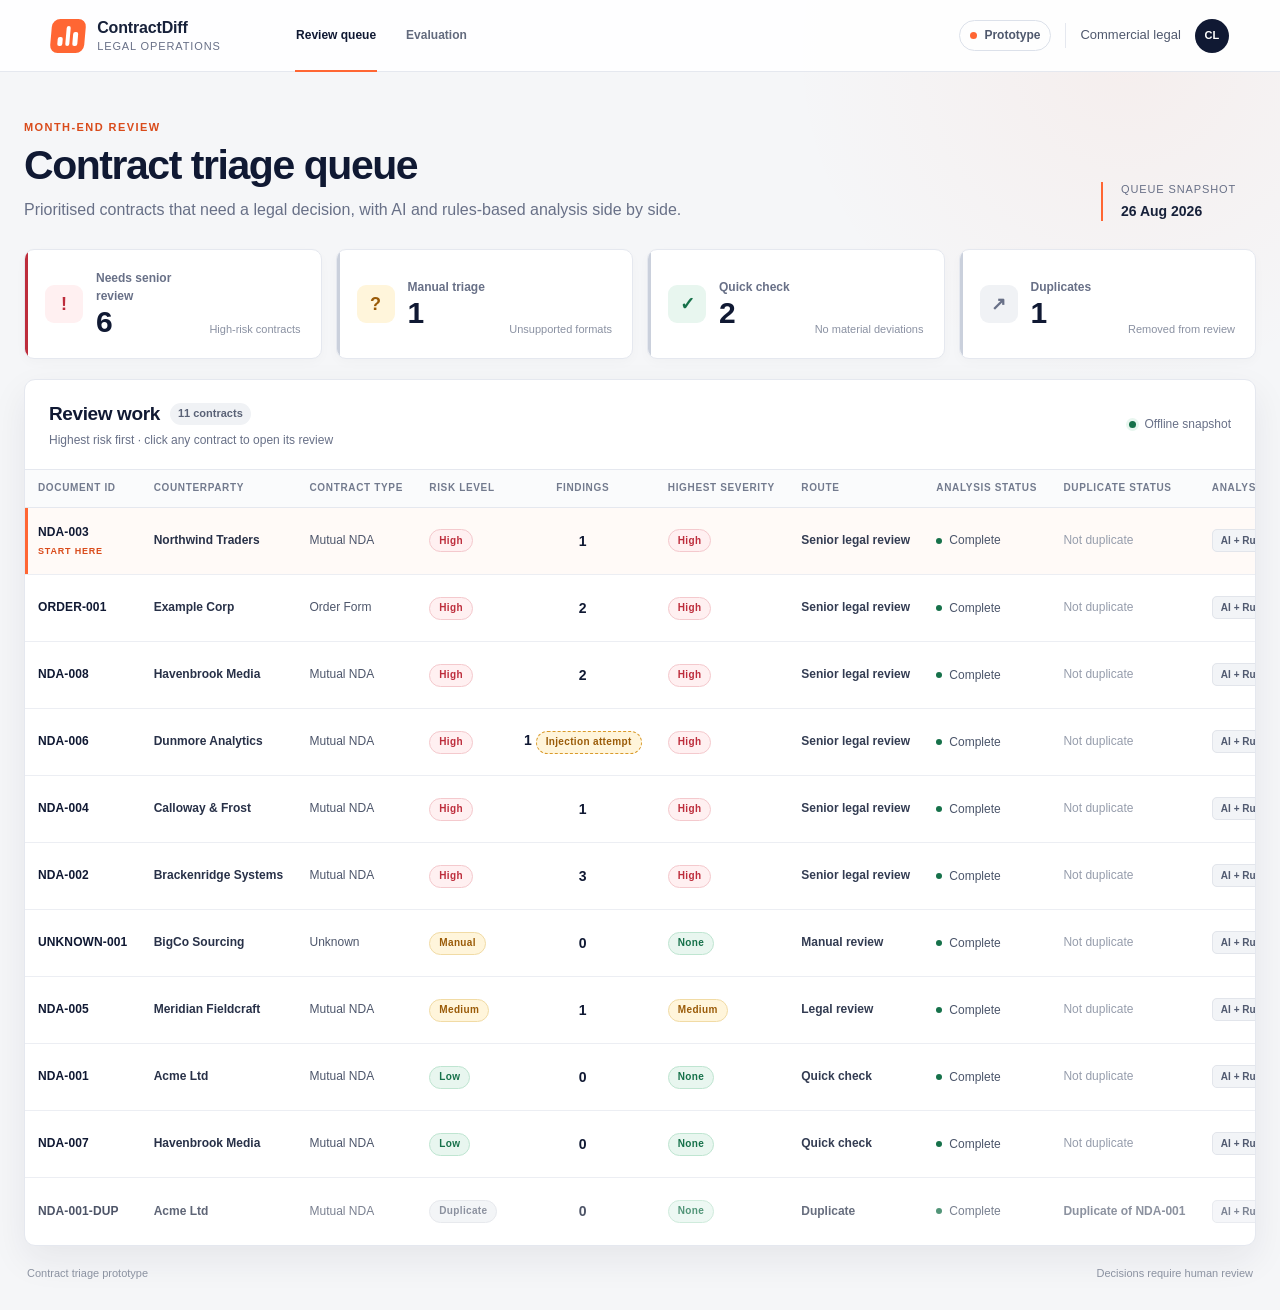
<file: prototype/index.html>
<!doctype html>
<html lang="en">
  <head>
    <meta charset="utf-8">
    <meta name="viewport" content="width=device-width, initial-scale=1">
    <meta name="color-scheme" content="light">
    <title>Contract review queue · ContractDiff Demo</title>
    <link rel="stylesheet" href="styles.css">
  </head>
  <body>
    <a class="skip-link" href="#main-content">Skip to content</a>

    <header class="site-header">
      <a class="brand" href="index.html" aria-label="ContractDiff Demo queue">
        <span class="brand-mark" aria-hidden="true">
          <span></span><span></span><span></span>
        </span>
        <span class="brand-copy">
          <strong>ContractDiff</strong>
          <small>Legal operations</small>
        </span>
      </a>
      <nav class="primary-nav" aria-label="Prototype views">
        <a href="index.html" data-app-nav="queue">Review queue</a>
        <a href="index.html?view=evaluation" data-app-nav="evaluation">Evaluation</a>
      </nav>
      <div class="header-context">
        <span class="environment-pill"><span aria-hidden="true"></span> Prototype</span>
        <span class="header-divider" aria-hidden="true"></span>
        <span class="team-name">Commercial legal</span>
        <span class="avatar" aria-hidden="true">CL</span>
      </div>
    </header>

    <main id="main-content">
      <section id="queue-view" class="page-shell" aria-labelledby="queue-title">
        <div class="page-heading">
          <div>
            <p class="eyebrow">Month-end review</p>
            <h1 id="queue-title">Contract triage queue</h1>
            <p class="lede">Prioritised contracts that need a legal decision, with AI and rules-based analysis side by side.</p>
          </div>
          <div class="as-of">
            <span>Queue snapshot</span>
            <strong>26 Aug 2026</strong>
          </div>
        </div>

        <section class="summary-grid" aria-label="Queue summary">
          <article class="summary-card summary-card--attention">
            <div class="summary-icon" aria-hidden="true">!</div>
            <div>
              <span>Needs senior review</span>
              <strong id="senior-count">—</strong>
            </div>
            <p>High-risk contracts</p>
          </article>
          <article class="summary-card">
            <div class="summary-icon summary-icon--manual" aria-hidden="true">?</div>
            <div>
              <span>Manual triage</span>
              <strong id="manual-count">—</strong>
            </div>
            <p>Unsupported formats</p>
          </article>
          <article class="summary-card">
            <div class="summary-icon summary-icon--clear" aria-hidden="true">✓</div>
            <div>
              <span>Quick check</span>
              <strong id="quick-count">—</strong>
            </div>
            <p>No material deviations</p>
          </article>
          <article class="summary-card">
            <div class="summary-icon summary-icon--duplicate" aria-hidden="true">↗</div>
            <div>
              <span>Duplicates</span>
              <strong id="duplicate-count">—</strong>
            </div>
            <p>Removed from review</p>
          </article>
        </section>

        <section class="queue-panel" aria-labelledby="work-title">
          <div class="queue-toolbar">
            <div>
              <div class="title-line">
                <h2 id="work-title">Review work</h2>
                <span id="queue-count" class="count-pill">— contracts</span>
              </div>
              <p>Highest risk first · click any contract to open its review</p>
            </div>
            <div class="source-note">
              <span class="source-dot" aria-hidden="true"></span>
              Offline snapshot
            </div>
          </div>

          <div id="queue-error" class="error-banner" role="alert" hidden></div>

          <div class="table-wrap">
            <table>
              <caption class="sr-only">Contract triage queue sorted with high-risk contracts first</caption>
              <thead>
                <tr>
                  <th scope="col">Document ID</th>
                  <th scope="col">Counterparty</th>
                  <th scope="col">Contract type</th>
                  <th scope="col">Risk level</th>
                  <th scope="col" class="numeric">Findings</th>
                  <th scope="col">Highest severity</th>
                  <th scope="col">Route</th>
                  <th scope="col">Analysis status</th>
                  <th scope="col">Duplicate status</th>
                  <th scope="col">Analysis path</th>
                  <th scope="col"><span class="sr-only">Open review</span></th>
                </tr>
              </thead>
              <tbody id="queue-body"></tbody>
            </table>
          </div>
        </section>

        <footer class="page-footer">
          <span>Contract triage prototype</span>
          <span>Decisions require human review</span>
        </footer>
      </section>

      <section id="review-view" class="review-shell" aria-labelledby="review-title" hidden>
        <div class="review-nav">
          <a class="back-link" href="index.html"><span aria-hidden="true">←</span> Back to triage queue</a>
          <span><span class="source-dot" aria-hidden="true"></span> Offline decision workspace</span>
        </div>
        <div id="review-content" data-review-screen></div>
      </section>

      <section id="evaluation-view" class="evaluation-shell" aria-labelledby="evaluation-title" hidden>
        <div id="evaluation-content" data-evaluation-screen></div>
      </section>
    </main>

    <noscript>This prototype needs JavaScript enabled to display the frozen contract data.</noscript>
    <script src="data/contracts.js"></script>
    <script src="data/templates.js"></script>
    <script src="data/playbook.js"></script>
    <script src="data/routing.js"></script>
    <script src="data/evaluation.js"></script>
    <script src="app.js"></script>
  </body>
</html>
</file>
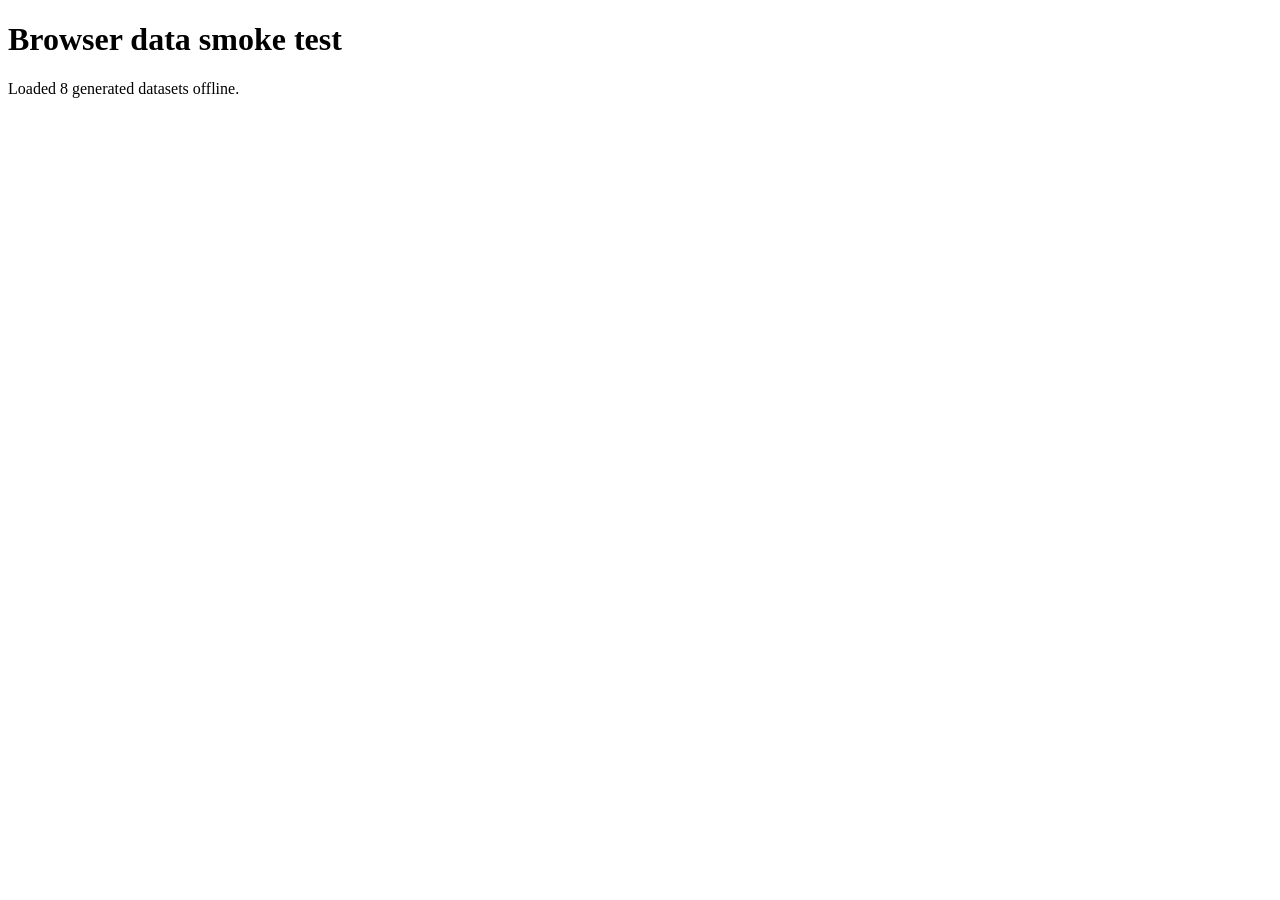
<file: prototype/data-smoke-test.html>
<!doctype html>
<html lang="en">
  <head>
    <meta charset="utf-8">
    <meta name="viewport" content="width=device-width, initial-scale=1">
    <title>ContractDiff browser data smoke test</title>
  </head>
  <body>
    <main>
      <h1>Browser data smoke test</h1>
      <p id="status">Loading generated data…</p>
    </main>
    <script src="data/contracts.js"></script>
    <script src="data/templates.js"></script>
    <script src="data/playbook.js"></script>
    <script src="data/expected_labels.js"></script>
    <script src="data/model_outputs.js"></script>
    <script src="data/baseline_outputs.js"></script>
    <script src="data/routing.js"></script>
    <script src="data/evaluation.js"></script>
    <script>
      const requiredKeys = [
        "contracts",
        "templates",
        "playbook",
        "expectedLabels",
        "modelOutputs",
        "baselineOutputs",
        "routing",
        "evaluation"
      ];
      const missing = requiredKeys.filter((key) => !(key in window.DATA));
      const status = document.querySelector("#status");
      if (missing.length) {
        document.documentElement.dataset.smokeStatus = "failed";
        status.textContent = `Missing data: ${missing.join(", ")}`;
      } else {
        document.documentElement.dataset.smokeStatus = "passed";
        status.textContent = `Loaded ${requiredKeys.length} generated datasets offline.`;
      }
    </script>
  </body>
</html>
</file>
<file: prototype/styles.css>
:root {
  --ink: #17213a;
  --muted: #687087;
  --line: #e5e8ef;
  --surface: #ffffff;
  --canvas: #f5f6f8;
  --navy: #101933;
  --orange: #ff6633;
  --orange-dark: #d94b1b;
  --red: #bd2d3c;
  --red-bg: #fff0f1;
  --amber: #9a5b08;
  --amber-bg: #fff5db;
  --green: #16714a;
  --green-bg: #e8f6ef;
  --blue: #2458a6;
  --blue-bg: #edf4ff;
  --shadow: 0 14px 36px rgba(22, 30, 53, 0.07);
}

* { box-sizing: border-box; }

html { background: var(--canvas); }

body {
  margin: 0;
  color: var(--ink);
  background:
    radial-gradient(circle at 88% 4%, rgba(255, 102, 51, 0.055), transparent 21rem),
    var(--canvas);
  font-family: Inter, ui-sans-serif, -apple-system, BlinkMacSystemFont, "Segoe UI", sans-serif;
  font-size: 14px;
  line-height: 1.45;
  -webkit-font-smoothing: antialiased;
}

a { color: inherit; }

.skip-link {
  position: fixed;
  z-index: 100;
  top: 10px;
  left: 10px;
  padding: 10px 14px;
  color: white;
  background: var(--navy);
  border-radius: 6px;
  transform: translateY(-150%);
}

.skip-link:focus { transform: translateY(0); }

.site-header {
  min-height: 72px;
  display: flex;
  align-items: center;
  justify-content: space-between;
  gap: 24px;
  padding: 0 clamp(20px, 4vw, 64px);
  background: rgba(255, 255, 255, 0.94);
  border-bottom: 1px solid var(--line);
}

.brand {
  display: inline-flex;
  align-items: center;
  gap: 12px;
  text-decoration: none;
}

.brand-mark {
  width: 34px;
  height: 34px;
  display: grid;
  grid-template-columns: repeat(3, 1fr);
  align-items: end;
  gap: 3px;
  padding: 7px;
  background: var(--orange);
  border-radius: 8px;
  transform: skew(-5deg);
}

.brand-mark span {
  display: block;
  background: white;
  border-radius: 2px;
}

.brand-mark span:nth-child(1) { height: 45%; }
.brand-mark span:nth-child(2) { height: 100%; }
.brand-mark span:nth-child(3) { height: 70%; }

.brand-copy { display: grid; line-height: 1.1; }
.brand-copy strong { font-size: 16px; letter-spacing: -0.01em; }
.brand-copy small { margin-top: 4px; color: var(--muted); font-size: 11px; text-transform: uppercase; letter-spacing: 0.08em; }

.primary-nav { align-self: stretch; display: flex; align-items: stretch; gap: 4px; margin-right: auto; margin-left: clamp(10px, 3vw, 42px); }
.primary-nav a { position: relative; display: flex; align-items: center; padding: 0 13px; color: #626a7d; font-size: 12px; font-weight: 680; text-decoration: none; }
.primary-nav a::after { content: ""; position: absolute; right: 12px; bottom: -1px; left: 12px; height: 2px; background: transparent; }
.primary-nav a:hover { color: var(--navy); }
.primary-nav a[aria-current="page"] { color: var(--navy); }
.primary-nav a[aria-current="page"]::after { background: var(--orange); }

.header-context { display: flex; align-items: center; gap: 14px; color: #4f586d; }
.environment-pill { display: inline-flex; align-items: center; gap: 7px; padding: 6px 10px; border: 1px solid #dce1ea; border-radius: 999px; font-size: 12px; font-weight: 650; }
.environment-pill > span { width: 7px; height: 7px; background: var(--orange); border-radius: 50%; }
.header-divider { width: 1px; height: 25px; background: var(--line); }
.team-name { font-size: 13px; }
.avatar { display: grid; place-items: center; width: 34px; height: 34px; color: white; background: var(--navy); border-radius: 50%; font-size: 11px; font-weight: 750; }

.page-shell {
  width: min(1500px, calc(100% - 48px));
  margin: 0 auto;
  padding: 48px 0 28px;
}

.page-heading { display: flex; align-items: flex-end; justify-content: space-between; gap: 32px; margin-bottom: 28px; }
.eyebrow { margin: 0 0 7px; color: var(--orange-dark); font-size: 11px; font-weight: 800; letter-spacing: 0.13em; text-transform: uppercase; }
h1 { margin: 0; color: var(--navy); font-size: clamp(30px, 3.2vw, 44px); line-height: 1.08; letter-spacing: -0.035em; }
.lede { max-width: 740px; margin: 11px 0 0; color: var(--muted); font-size: 16px; }
.as-of { min-width: 155px; padding-left: 18px; border-left: 2px solid var(--orange); display: grid; }
.as-of span { color: var(--muted); font-size: 11px; text-transform: uppercase; letter-spacing: 0.08em; }
.as-of strong { margin-top: 3px; font-size: 14px; }

.summary-grid { display: grid; grid-template-columns: repeat(4, 1fr); gap: 14px; margin-bottom: 20px; }
.summary-card { position: relative; display: grid; grid-template-columns: auto 1fr auto; align-items: center; gap: 13px; min-height: 104px; padding: 20px; overflow: hidden; background: var(--surface); border: 1px solid var(--line); border-radius: 10px; box-shadow: 0 4px 12px rgba(22, 30, 53, 0.025); }
.summary-card::before { content: ""; position: absolute; inset: 0 auto 0 0; width: 3px; background: #cad0dc; }
.summary-card--attention::before { background: var(--red); }
.summary-icon { display: grid; place-items: center; width: 38px; height: 38px; color: var(--red); background: var(--red-bg); border-radius: 9px; font-size: 18px; font-weight: 800; }
.summary-icon--manual { color: var(--amber); background: var(--amber-bg); }
.summary-icon--clear { color: var(--green); background: var(--green-bg); }
.summary-icon--duplicate { color: #687087; background: #f0f2f5; }
.summary-card div:nth-child(2) { display: grid; }
.summary-card span { color: var(--muted); font-size: 12px; font-weight: 600; }
.summary-card strong { color: var(--navy); font-size: 30px; line-height: 1.1; letter-spacing: -0.04em; }
.summary-card p { align-self: end; margin: 0; color: #8a91a2; font-size: 11px; text-align: right; }

.queue-panel { background: var(--surface); border: 1px solid var(--line); border-radius: 11px; box-shadow: var(--shadow); overflow: hidden; }
.queue-toolbar { min-height: 88px; display: flex; align-items: center; justify-content: space-between; gap: 24px; padding: 20px 24px; border-bottom: 1px solid var(--line); }
.title-line { display: flex; align-items: center; gap: 10px; }
.queue-toolbar h2 { margin: 0; color: var(--navy); font-size: 19px; letter-spacing: -0.02em; }
.queue-toolbar p { margin: 4px 0 0; color: var(--muted); font-size: 12px; }
.count-pill { padding: 3px 8px; color: #5a6276; background: #f0f2f5; border-radius: 999px; font-size: 11px; font-weight: 700; }
.source-note { display: inline-flex; align-items: center; gap: 8px; color: var(--muted); font-size: 12px; white-space: nowrap; }
.source-dot { width: 7px; height: 7px; background: var(--green); border-radius: 50%; box-shadow: 0 0 0 3px var(--green-bg); }
.error-banner { margin: 16px 24px; padding: 12px 14px; color: #8d1f2c; background: var(--red-bg); border: 1px solid #f3c5ca; border-radius: 7px; }
.table-wrap { width: 100%; overflow-x: auto; }
table { width: 100%; min-width: 1330px; border-collapse: collapse; table-layout: auto; }
th { padding: 11px 13px; color: #737b8e; background: #fafbfc; border-bottom: 1px solid var(--line); font-size: 10px; font-weight: 750; letter-spacing: 0.065em; text-align: left; text-transform: uppercase; white-space: nowrap; }
td { height: 67px; padding: 11px 13px; border-bottom: 1px solid #eceef3; color: #4d566b; font-size: 12px; vertical-align: middle; white-space: nowrap; }
tbody tr:last-child td { border-bottom: 0; }
.queue-row { cursor: pointer; transition: background 120ms ease, box-shadow 120ms ease; }
.queue-row:hover, .queue-row:focus { outline: none; background: #fff9f6; box-shadow: inset 3px 0 0 var(--orange); }
.queue-row:focus-visible { box-shadow: inset 3px 0 0 var(--orange), inset 0 0 0 2px rgba(255, 102, 51, 0.35); }
.queue-row:has(.recommended) { background: #fffaf7; box-shadow: inset 3px 0 0 var(--orange); }
.queue-row:has(.recommended):hover { background: #fff5ef; }
.duplicate-row { opacity: 0.74; }
.document-link { color: var(--navy); font-weight: 780; text-decoration: none; letter-spacing: 0.01em; }
.document-link:hover { color: var(--orange-dark); text-decoration: underline; text-underline-offset: 3px; }
.recommended { display: block; width: max-content; margin-top: 4px; color: var(--orange-dark); font-size: 9px; font-weight: 800; letter-spacing: 0.09em; text-transform: uppercase; }
td strong { color: #283148; font-size: 12px; }
.numeric { text-align: center; }
.finding-count { color: var(--navy); font-size: 14px; font-weight: 800; }
.badge { display: inline-flex; align-items: center; justify-content: center; min-height: 23px; padding: 3px 9px; border-radius: 999px; font-size: 10px; font-weight: 800; letter-spacing: 0.035em; white-space: nowrap; }
.badge--risk-high, .badge--severity-high { color: var(--red); background: var(--red-bg); border: 1px solid #f4c9cd; }
.badge--risk-medium, .badge--severity-medium, .badge--risk-manual { color: var(--amber); background: var(--amber-bg); border: 1px solid #f1dba5; }
.badge--risk-low, .badge--severity-none { color: var(--green); background: var(--green-bg); border: 1px solid #bfe5d1; }
.badge--risk-duplicate { color: #646c7e; background: #f0f2f5; border: 1px solid #dfe2e8; }
.badge--signal-injection { color: var(--amber); background: var(--amber-bg); border: 1px dashed #d99a2b; white-space: nowrap; }
.route-label { color: #333c52; font-weight: 650; }
.status { display: inline-flex; align-items: center; gap: 7px; color: #4b556a; }
.status > span { width: 6px; height: 6px; background: var(--green); border-radius: 50%; }
.status--needs-review > span { background: var(--red); }
.status--in-progress > span { background: var(--amber); }
.path-label { padding: 5px 8px; color: #515a70; background: #f2f4f7; border: 1px solid #e2e5eb; border-radius: 5px; font-size: 10px; font-weight: 700; }
.duplicate-label { color: #656d7f; font-weight: 650; }
.muted { color: #969dac; }
.open-cell { color: #a4aaba; font-size: 17px; text-align: right; transition: color 120ms ease, transform 120ms ease; }
.queue-row:hover .open-cell { color: var(--orange); transform: translateX(2px); }

.page-footer { display: flex; justify-content: space-between; padding: 20px 3px 0; color: #8b92a1; font-size: 11px; }

.review-shell {
  width: min(1280px, calc(100% - 48px));
  margin: 0 auto;
  padding: 24px 0 64px;
}

.review-nav {
  display: flex;
  align-items: center;
  justify-content: space-between;
  min-height: 40px;
  margin-bottom: 24px;
  color: var(--muted);
  font-size: 12px;
}

.review-nav > span { display: inline-flex; align-items: center; gap: 9px; }
.back-link { display: inline-flex; align-items: center; gap: 8px; color: #596277; font-weight: 680; text-decoration: none; }
.back-link:hover { color: var(--orange-dark); }

.review-hero {
  display: flex;
  align-items: flex-end;
  justify-content: space-between;
  gap: 28px;
  padding: 34px 38px 30px;
  color: white;
  background:
    linear-gradient(110deg, rgba(255, 102, 51, 0.12), transparent 36%),
    var(--navy);
  border-radius: 12px 12px 0 0;
  box-shadow: var(--shadow);
}

.review-hero .eyebrow { color: #ff9b78; }
.review-title-line { display: flex; align-items: center; gap: 14px; }
.review-title-line h1 { color: white; font-size: clamp(34px, 5vw, 48px); }
.review-title-line .status { color: #d8deeb; }
.review-counterparty { margin: 8px 0 0; color: #c7cddd; font-size: 16px; }
.review-route { display: grid; justify-items: end; gap: 4px; padding-left: 26px; border-left: 1px solid rgba(255, 255, 255, 0.18); }
.review-route > span { color: #aeb7ca; font-size: 10px; font-weight: 750; letter-spacing: 0.1em; text-transform: uppercase; }
.review-route > strong { margin-bottom: 5px; font-size: 17px; }

.review-metadata {
  display: grid;
  grid-template-columns: repeat(4, 1fr);
  gap: 1px;
  margin: 0 0 22px;
  overflow: hidden;
  background: var(--line);
  border: 1px solid var(--line);
  border-top: 0;
  border-radius: 0 0 10px 10px;
  box-shadow: 0 8px 24px rgba(22, 30, 53, 0.045);
}

.review-metadata div { min-width: 0; padding: 15px 18px; background: white; }
.review-metadata dt { color: var(--muted); font-size: 9px; font-weight: 780; letter-spacing: 0.08em; text-transform: uppercase; }
.review-metadata dd { margin: 5px 0 0; overflow: hidden; color: var(--navy); font-size: 12px; font-weight: 720; text-overflow: ellipsis; white-space: nowrap; }

.telemetry-warning {
  display: grid;
  grid-template-columns: auto 1fr;
  gap: 17px;
  margin: 0 0 18px;
  padding: 21px 23px;
  color: #443818;
  background: #fff9e8;
  border: 1px solid #eccf79;
  border-left: 4px solid #d99a2b;
  border-radius: 9px;
}

.telemetry-icon { display: grid; place-items: center; width: 34px; height: 34px; color: white; background: #b87512; border-radius: 8px; font-size: 18px; font-weight: 850; }
.telemetry-kicker { display: flex; align-items: center; gap: 10px; }
.telemetry-kicker strong { color: #7e4d08; font-size: 11px; letter-spacing: 0.06em; text-transform: uppercase; }
.telemetry-kicker span { padding: 2px 7px; color: #785c2c; background: #f7e9bd; border-radius: 999px; font-size: 9px; font-weight: 750; text-transform: uppercase; }
.telemetry-warning h2 { margin: 7px 0 3px; color: #312917; font-size: 18px; }
.telemetry-warning p { margin: 0; color: #695a37; }
.telemetry-warning > div > small { display: block; margin-top: 10px; color: #7c6a40; }
.telemetry-evidence { margin-top: 14px; padding: 12px 14px; background: rgba(255, 255, 255, 0.7); border: 1px solid #eedda8; border-radius: 7px; }
.telemetry-evidence > span { color: #876216; font-size: 9px; font-weight: 800; letter-spacing: 0.07em; text-transform: uppercase; }
.telemetry-evidence .evidence-quote { margin-top: 7px; padding: 0; background: transparent; border: 0; }
.telemetry-evidence .evidence-quote p { color: #4f442d; font-family: ui-monospace, SFMono-Regular, Menlo, monospace; font-size: 11px; }
.telemetry-evidence .evidence-quote footer { display: none; }

.false-alarm-banner {
  display: flex;
  align-items: flex-start;
  gap: 13px;
  margin-bottom: 18px;
  padding: 17px 19px;
  color: #274777;
  background: var(--blue-bg);
  border: 1px solid #cbdcf5;
  border-radius: 9px;
}

.false-alarm-banner > span { display: grid; place-items: center; flex: 0 0 25px; height: 25px; color: white; background: var(--blue); border-radius: 50%; font-family: Georgia, serif; font-weight: 800; }
.false-alarm-banner strong { color: #173b71; }
.false-alarm-banner p { margin: 3px 0 0; }

.review-layout { display: grid; grid-template-columns: 220px minmax(0, 1fr); align-items: start; gap: 22px; }
.review-sidebar { position: sticky; top: 18px; display: grid; gap: 13px; }
.sidebar-card, .finding-nav, .prototype-disclaimer { padding: 18px; background: white; border: 1px solid var(--line); border-radius: 9px; }
.sidebar-summary > span, .finding-nav > span { color: var(--muted); font-size: 9px; font-weight: 800; letter-spacing: 0.08em; text-transform: uppercase; }
.sidebar-summary > strong { display: block; margin-top: 8px; color: var(--navy); font-size: 27px; letter-spacing: -0.04em; }
.sidebar-summary p { margin: 0; color: var(--muted); font-size: 11px; }
.progress-track { height: 5px; margin-top: 14px; overflow: hidden; background: #edf0f4; border-radius: 999px; }
.progress-track span { display: block; width: 0; height: 100%; background: var(--orange); transition: width 180ms ease; }
.finding-nav { display: grid; gap: 4px; padding: 13px 9px; }
.finding-nav > span { padding: 4px 9px 8px; }
.finding-nav > a { display: grid; grid-template-columns: 23px 1fr auto; align-items: center; gap: 8px; padding: 8px; color: #485168; border-radius: 6px; font-size: 11px; font-weight: 650; text-decoration: none; }
.finding-nav > a:hover { color: var(--navy); background: #f6f7f9; }
.finding-nav > a > span:first-child { display: grid; place-items: center; width: 22px; height: 22px; color: var(--muted); background: #f0f2f5; border-radius: 5px; font-size: 10px; }
.finding-nav .badge { min-height: 18px; padding: 2px 5px; font-size: 8px; }
.prototype-disclaimer { color: #766d64; background: #fffaf7; border-color: #f0dfd5; }
.prototype-disclaimer strong { color: var(--orange-dark); font-size: 10px; letter-spacing: 0.06em; text-transform: uppercase; }
.prototype-disclaimer p { margin: 4px 0 0; font-size: 11px; }
.review-main { min-width: 0; }

.findings-heading { display: flex; align-items: flex-end; justify-content: space-between; gap: 20px; margin: 4px 2px 14px; }
.findings-heading .eyebrow { margin-bottom: 4px; }
.findings-heading h2 { margin: 0; color: var(--navy); font-size: 25px; letter-spacing: -0.03em; }
.findings-heading > span { color: var(--muted); font-size: 10px; font-weight: 720; letter-spacing: 0.06em; text-transform: uppercase; }

.decision-packet { margin-bottom: 18px; overflow: hidden; background: white; border: 1px solid #dfe3ea; border-radius: 10px; box-shadow: 0 7px 20px rgba(22, 30, 53, 0.045); scroll-margin-top: 18px; }
.packet-header { display: grid; grid-template-columns: auto 1fr auto; align-items: start; gap: 14px; padding: 22px 24px 18px; }
.packet-number { display: grid; place-items: center; width: 32px; height: 32px; color: white; background: var(--navy); border-radius: 7px; font-size: 12px; font-weight: 820; }
.packet-kicker { display: flex; align-items: center; gap: 9px; color: var(--orange-dark); font-size: 9px; font-weight: 800; letter-spacing: 0.08em; text-transform: uppercase; }
.packet-title h3 { margin: 3px 0 2px; color: var(--navy); font-size: 20px; letter-spacing: -0.025em; }
.packet-title p { margin: 0; color: var(--muted); font-family: ui-monospace, SFMono-Regular, Menlo, monospace; font-size: 10px; }
.verify-badge { padding: 2px 6px; color: var(--blue); background: var(--blue-bg); border: 1px solid #d6e3f7; border-radius: 999px; letter-spacing: 0.03em; text-transform: none; }
.packet-facts { display: flex; align-items: center; flex-wrap: wrap; gap: 9px 20px; padding: 10px 24px; color: #5f687c; background: #fafbfc; border-top: 1px solid var(--line); border-bottom: 1px solid var(--line); font-size: 10px; }
.packet-facts strong { margin-right: 4px; color: #7b8291; font-size: 8px; letter-spacing: 0.06em; text-transform: uppercase; }
.confidence-list { display: inline-flex; align-items: center; gap: 5px; }
.confidence-chip { display: inline-flex; gap: 4px; padding: 3px 6px; color: #586176; background: white; border: 1px solid #dfe3e9; border-radius: 4px; }
.confidence-chip strong { margin: 0; color: var(--navy); font-size: 9px; }

.evidence-section { margin: 20px 24px 0; padding: 17px 18px; background: #f7f9fc; border: 1px solid #dce3ed; border-left: 3px solid var(--blue); border-radius: 7px; }
.section-label { display: flex; align-items: center; gap: 10px; }
.section-label > div { display: grid; }
.section-label strong { color: #284268; font-size: 11px; }
.section-label small { color: #7c8798; font-size: 9px; }
.section-icon { display: grid; place-items: center; width: 25px; height: 25px; color: white; background: var(--blue); border-radius: 6px; font-family: Georgia, serif; font-size: 17px; }
.evidence-quote { margin: 13px 0 0; padding: 15px 17px; background: white; border: 1px solid #dce2eb; border-radius: 6px; }
.evidence-quote p { margin: 0; color: #2c3850; font-family: Georgia, "Times New Roman", serif; font-size: 14px; line-height: 1.65; }
.evidence-quote footer { display: flex; justify-content: space-between; gap: 12px; margin-top: 10px; color: #8b93a2; font-size: 8px; font-weight: 750; letter-spacing: 0.05em; text-transform: uppercase; }
.evidence-context { margin-top: 10px; padding: 12px 14px; background: #edf2f8; border-radius: 6px; }
.evidence-context span { color: #66758b; font-size: 8px; font-weight: 820; letter-spacing: 0.08em; text-transform: uppercase; }
.evidence-context p { margin: 5px 0 0; color: #46546a; font-family: Georgia, "Times New Roman", serif; font-size: 12px; line-height: 1.55; }
.missing-evidence { color: var(--red); font-weight: 650; }

.comparison-grid { display: grid; grid-template-columns: 1fr 1fr; gap: 0; margin: 18px 24px 0; border: 1px solid var(--line); border-radius: 7px; }
.comparison-grid > section { padding: 17px 18px; }
.comparison-grid > section + section { border-left: 1px solid var(--line); }
.comparison-grid p { margin: 7px 0 0; color: #444e63; line-height: 1.55; }
.comparison-grid small { display: block; margin-top: 10px; color: #8a92a1; font-family: ui-monospace, SFMono-Regular, Menlo, monospace; font-size: 9px; }
.template-quote { padding-left: 12px; border-left: 2px solid var(--orange); font-family: Georgia, "Times New Roman", serif; }
.section-caption { color: #798194; font-size: 8px; font-weight: 820; letter-spacing: 0.08em; text-transform: uppercase; }
.section-caption--spaced { display: block; margin-top: 15px; }

.playbook-position { display: grid; grid-template-columns: 1fr 1fr; gap: 14px; margin: 14px 24px 0; }
.playbook-position > div { padding: 14px 16px; background: #fafbfc; border: 1px solid var(--line); border-radius: 7px; }
.playbook-position p { margin: 5px 0 0; color: #485166; font-size: 11px; }
.redline-panel { display: flex; align-items: center; justify-content: space-between; gap: 18px; margin: 14px 24px 0; padding: 15px 17px; color: #274f3d; background: var(--green-bg); border: 1px solid #bfdfcf; border-radius: 7px; }
.redline-panel p { margin: 5px 0 0; font-family: Georgia, "Times New Roman", serif; font-size: 13px; }
.copy-button { flex: 0 0 auto; padding: 7px 10px; color: var(--green); background: white; border: 1px solid #acd2bf; border-radius: 5px; font: inherit; font-size: 10px; font-weight: 750; cursor: pointer; }
.redline-editor { width: calc(100% - 48px); min-height: 95px; margin: 10px 24px 0; padding: 13px 15px; color: #273248; background: white; border: 2px solid var(--orange); border-radius: 7px; font: 13px/1.5 Georgia, "Times New Roman", serif; resize: vertical; }

.decision-zone { display: grid; grid-template-columns: minmax(200px, 1fr) auto; align-items: center; gap: 18px; margin-top: 20px; padding: 18px 24px; background: #fafbfc; border-top: 1px solid var(--line); }
.decision-zone p { margin: 4px 0 0; color: #687186; font-size: 10px; }
.decision-actions { display: flex; flex-wrap: wrap; justify-content: flex-end; gap: 7px; }
.decision-actions button { min-height: 35px; padding: 6px 10px; color: #454e63; background: white; border: 1px solid #ccd1da; border-radius: 6px; font: inherit; font-size: 10px; font-weight: 750; cursor: pointer; }
.decision-actions button:hover { color: var(--navy); border-color: #9ca4b4; }
.decision-actions button small { display: block; color: #969dab; font-size: 7px; font-weight: 650; text-transform: uppercase; }
.decision-actions button[aria-pressed="true"] { color: white; background: var(--navy); border-color: var(--navy); }
.decision-actions button[aria-pressed="true"] small { color: #c7cede; }
.decision-packet[data-decision="reject"] { box-shadow: inset 3px 0 0 var(--red); }
.decision-packet[data-decision="accept"] { box-shadow: inset 3px 0 0 var(--green); }
.decision-packet[data-decision="escalate"] { box-shadow: inset 3px 0 0 var(--orange); }
.decision-status { grid-column: 1 / -1; margin: 0 !important; color: #858d9d !important; text-align: right; }

.revision-panel { margin-bottom: 22px; padding: 23px; background: white; border: 1px solid #dfe3ea; border-radius: 10px; box-shadow: 0 7px 20px rgba(22, 30, 53, 0.04); scroll-margin-top: 18px; }
.revision-panel > header { display: flex; align-items: flex-start; justify-content: space-between; gap: 20px; }
.revision-panel h2 { margin: 0; color: var(--navy); font-size: 22px; }
.revision-panel header p:last-child { margin: 4px 0 0; color: var(--muted); }
.revision-count { padding: 5px 9px; color: var(--orange-dark); background: #fff1eb; border-radius: 999px; font-size: 10px; font-weight: 780; }
.revision-tabs { display: flex; gap: 6px; margin-top: 17px; padding-bottom: 10px; border-bottom: 1px solid var(--line); }
.revision-tabs a { padding: 7px 10px; color: var(--muted); border-radius: 5px; font-size: 10px; font-weight: 720; text-decoration: none; }
.revision-tabs a.is-selected { color: var(--navy); background: #f0f2f5; }
.revision-diff { display: grid; grid-template-columns: 1fr 1fr; gap: 12px; margin-top: 14px; }
.revision-diff > div { padding: 15px; border-radius: 7px; }
.revision-before { background: #f4f6f8; border: 1px solid #e0e4e9; }
.revision-after { background: #fff2ed; border: 1px solid #f2d4c8; }
.revision-diff span { color: #7c8495; font-size: 8px; font-weight: 820; letter-spacing: 0.08em; text-transform: uppercase; }
.revision-diff p { margin: 7px 0 0; white-space: pre-line; font-family: Georgia, "Times New Roman", serif; font-size: 11px; line-height: 1.55; }
.revision-decision { display: grid; grid-template-columns: auto 1fr 1fr; gap: 13px; margin-top: 14px; padding: 14px 16px; color: #4d453e; background: #fffaf7; border: 1px solid #efded4; border-radius: 7px; }
.decision-history-icon { display: grid; place-items: center; width: 27px; height: 27px; color: white; background: var(--red); border-radius: 50%; font-size: 17px; }
.revision-decision strong { color: #6f5a4c; font-size: 9px; letter-spacing: 0.05em; text-transform: uppercase; }
.revision-decision p { margin: 4px 0 0; font-size: 10px; }
.history-badge { padding: 2px 6px; color: var(--red); background: var(--red-bg); border-radius: 999px; font-size: 8px; font-weight: 800; text-transform: uppercase; }

.empty-review { display: flex; align-items: flex-start; gap: 16px; padding: 28px; background: white; border: 1px solid var(--line); border-radius: 10px; box-shadow: var(--shadow); }
.empty-review > span { display: grid; place-items: center; flex: 0 0 38px; height: 38px; color: var(--green); background: var(--green-bg); border-radius: 50%; font-size: 18px; font-weight: 800; }
.empty-review h2 { margin: 0; color: var(--navy); font-size: 19px; }
.empty-review p { max-width: 650px; margin: 5px 0 0; color: var(--muted); }
.empty-review a { display: inline-block; margin-top: 10px; color: var(--orange-dark); font-weight: 720; text-decoration: none; }

.evaluation-shell {
  width: min(1380px, calc(100% - 48px));
  margin: 0 auto;
  padding: 46px 0 36px;
}

.evaluation-hero { display: flex; align-items: flex-end; justify-content: space-between; gap: 28px; margin-bottom: 24px; }
.evaluation-hero h1 { font-size: clamp(32px, 4vw, 48px); }
.evaluation-hero > div > p:last-child { max-width: 680px; margin: 9px 0 0; color: var(--muted); font-size: 15px; }
.evaluation-back { margin-bottom: 5px; }
.sample-warning { display: flex; align-items: center; gap: 13px; margin-bottom: 18px; padding: 15px 18px; color: #28456f; background: var(--blue-bg); border: 1px solid #c8dcf6; border-radius: 8px; }
.sample-warning > span { display: grid; place-items: center; flex: 0 0 25px; height: 25px; color: white; background: var(--blue); border-radius: 50%; font-family: Georgia, serif; font-weight: 800; }
.sample-warning p { margin: 0; font-weight: 650; }

.evaluation-cards { display: grid; grid-template-columns: repeat(4, 1fr); gap: 13px; margin-bottom: 16px; }
.evaluation-card { position: relative; min-height: 128px; padding: 21px; overflow: hidden; background: white; border: 1px solid var(--line); border-radius: 9px; box-shadow: 0 5px 15px rgba(22, 30, 53, 0.035); }
.evaluation-card::before { content: ""; position: absolute; inset: 0 auto 0 0; width: 3px; background: #cbd1dc; }
.evaluation-card--primary::before { background: var(--green); }
.evaluation-card > span { color: var(--muted); font-size: 9px; font-weight: 800; letter-spacing: 0.08em; text-transform: uppercase; }
.evaluation-card > strong { display: block; margin-top: 7px; color: var(--navy); font-size: 35px; line-height: 1; letter-spacing: -0.05em; }
.evaluation-card > strong small { color: #8a92a2; font-size: 16px; letter-spacing: 0; }
.evaluation-card p { margin: 13px 0 0; color: #858d9d; font-size: 10px; }

.evaluation-provenance { display: flex; align-items: center; justify-content: space-between; gap: 28px; margin-bottom: 18px; padding: 17px 20px; color: #485167; background: white; border: 1px solid var(--line); border-radius: 9px; }
.evaluation-provenance > div:first-child { display: flex; align-items: flex-start; gap: 12px; }
.evaluation-provenance strong { color: var(--navy); }
.evaluation-provenance p { margin: 3px 0 0; color: var(--muted); font-size: 11px; }
.evaluation-provenance code { padding: 2px 4px; color: #374258; background: #f0f2f5; border-radius: 3px; font-size: 10px; }
.runtime-summary { display: flex; align-items: center; gap: 20px; }
.runtime-summary > span { display: grid; color: #858c9b; font-size: 9px; text-transform: uppercase; white-space: nowrap; }
.runtime-summary strong { color: #313b51; font-size: 12px; text-transform: none; }

.evaluation-panel { margin-bottom: 18px; overflow: hidden; background: white; border: 1px solid var(--line); border-radius: 10px; box-shadow: 0 7px 22px rgba(22, 30, 53, 0.045); }
.evaluation-panel > header { display: flex; align-items: flex-end; justify-content: space-between; gap: 22px; padding: 21px 23px 17px; border-bottom: 1px solid var(--line); }
.evaluation-panel > header .eyebrow { margin-bottom: 3px; }
.evaluation-panel > header h2 { margin: 0; color: var(--navy); font-size: 20px; letter-spacing: -0.025em; }
.evaluation-panel > header > p { margin: 0; color: #8a91a0; font-size: 10px; }

.path-table { min-width: 650px; }
.path-table th, .evaluation-table th { background: #f8f9fb; }
.path-table td { height: 62px; font-size: 13px; }
.path-table td:first-child { min-width: 240px; }
.path-table td:not(:first-child), .path-table th:not(:first-child) { text-align: center; }
.path-table td strong { display: block; }
.path-table td small { color: var(--muted); font-size: 9px; }
.metric-good { color: var(--green) !important; }
.metric-bad { color: var(--red) !important; }

.failure-grid { display: grid; grid-template-columns: repeat(2, 1fr); gap: 1px; background: var(--line); }
.failure-note { min-width: 0; padding: 19px 21px; background: white; }
.failure-note header { display: flex; align-items: center; justify-content: space-between; gap: 10px; }
.failure-note header a { color: var(--navy); font-size: 12px; font-weight: 800; text-decoration: none; }
.failure-note header a:hover { color: var(--orange-dark); text-decoration: underline; text-underline-offset: 3px; }
.failure-note p { margin: 9px 0 0; color: #596276; font-size: 11px; line-height: 1.55; }
.route-match, .route-mismatch { display: inline-flex; width: max-content; padding: 3px 6px; border-radius: 999px; font-size: 8px; font-weight: 800; letter-spacing: 0.04em; text-transform: uppercase; }
.route-match { color: var(--green); background: var(--green-bg); }
.route-mismatch { color: var(--red); background: var(--red-bg); }

.evaluation-table { min-width: 1270px; }
.evaluation-table td { height: 76px; white-space: normal; }
.evaluation-table td:nth-child(1) { width: 105px; }
.evaluation-table td:nth-child(2) { width: 260px; }
.evaluation-table td:nth-child(3), .evaluation-table td:nth-child(4), .evaluation-table td:nth-child(5) { width: 125px; }
.evaluation-table td:nth-child(6) { width: 210px; }
.evaluation-table td:nth-child(7) { width: 100px; color: var(--muted); }
.issue-chip { display: inline-flex; margin: 2px 2px 2px 0; padding: 3px 6px; color: #4f586b; background: #f0f2f5; border: 1px solid #e0e3e8; border-radius: 4px; font-size: 8px; font-weight: 700; }
.issue-chip--high { color: var(--red); background: var(--red-bg); border-color: #f0cdd1; }
.issue-chip--medium { color: var(--amber); background: var(--amber-bg); border-color: #ecd9aa; }
.evaluation-none { color: #9aa1af; font-size: 10px; }
.outcome { display: inline-flex; margin: 2px 2px 2px 0; padding: 3px 6px; border-radius: 4px; font-size: 8px; font-weight: 780; white-space: nowrap; }
.outcome--clean { color: var(--green); background: var(--green-bg); }
.outcome--miss { color: var(--red); background: var(--red-bg); }
.outcome--false { color: var(--amber); background: var(--amber-bg); }
.route-comparison { display: flex; align-items: center; gap: 6px; margin-bottom: 5px; color: #7a8292; font-size: 9px; }
.route-comparison strong { color: #333d53; font-size: 10px; }

.sr-only { position: absolute; width: 1px; height: 1px; padding: 0; margin: -1px; overflow: hidden; clip: rect(0, 0, 0, 0); white-space: nowrap; border: 0; }
[hidden] { display: none !important; }
noscript { display: block; padding: 14px; color: white; background: var(--red); text-align: center; }

@media (max-width: 1080px) {
  .summary-grid { grid-template-columns: repeat(2, 1fr); }
  .review-metadata { grid-template-columns: repeat(2, 1fr); }
  .review-layout { grid-template-columns: 190px minmax(0, 1fr); }
  .packet-facts { align-items: flex-start; }
  .comparison-grid, .playbook-position { grid-template-columns: 1fr; }
  .comparison-grid > section + section { border-top: 1px solid var(--line); border-left: 0; }
  .decision-zone { grid-template-columns: 1fr; }
  .decision-actions { justify-content: flex-start; }
  .decision-status { text-align: left; }
  .evaluation-cards { grid-template-columns: repeat(2, 1fr); }
  .evaluation-provenance { align-items: flex-start; flex-direction: column; }
}

@media (max-width: 760px) {
  .site-header { min-height: 64px; padding: 0 18px; }
  .team-name, .header-divider, .environment-pill { display: none; }
  .brand-copy small { display: none; }
  .primary-nav { margin-left: 6px; }
  .primary-nav a { padding: 0 8px; font-size: 10px; }
  .primary-nav a::after { right: 7px; left: 7px; }
  .page-shell { width: min(100% - 28px, 1500px); padding-top: 32px; }
  .page-heading { align-items: flex-start; }
  .as-of { display: none; }
  .summary-grid { grid-template-columns: 1fr; }
  .summary-card { min-height: 86px; }
  .queue-toolbar { align-items: flex-start; padding: 18px; }
  .source-note { display: none; }
  .page-footer { flex-direction: column; gap: 4px; }
  .review-shell { width: min(100% - 28px, 1280px); }
  .review-nav > span { display: none; }
  .review-hero { display: grid; align-items: start; padding: 26px 22px; }
  .review-route { justify-items: start; padding: 13px 0 0; border-top: 1px solid rgba(255, 255, 255, 0.18); border-left: 0; }
  .review-metadata { grid-template-columns: 1fr; }
  .review-layout { grid-template-columns: 1fr; }
  .review-sidebar { position: static; }
  .finding-nav { display: none; }
  .findings-heading { align-items: flex-start; }
  .findings-heading > span { display: none; }
  .packet-header { grid-template-columns: auto 1fr; padding: 18px; }
  .packet-header > .badge { grid-column: 2; justify-self: start; }
  .packet-facts, .evidence-section { margin-right: 0; margin-left: 0; }
  .packet-facts { padding: 10px 18px; }
  .evidence-section { border-right: 0; border-left-width: 4px; border-radius: 0; }
  .comparison-grid, .playbook-position { margin-right: 18px; margin-left: 18px; }
  .redline-panel { align-items: flex-start; margin-right: 18px; margin-left: 18px; }
  .redline-editor { width: calc(100% - 36px); margin-right: 18px; margin-left: 18px; }
  .decision-zone { padding: 17px 18px; }
  .revision-diff, .revision-decision { grid-template-columns: 1fr; }
  .revision-panel { padding: 19px; }
  .revision-tabs { overflow-x: auto; }
  .revision-tabs a { white-space: nowrap; }
  .evaluation-shell { width: min(100% - 28px, 1380px); padding-top: 32px; }
  .evaluation-hero { align-items: flex-start; flex-direction: column; }
  .evaluation-cards { grid-template-columns: 1fr; }
  .evaluation-card { min-height: 108px; }
  .runtime-summary { align-items: flex-start; flex-direction: column; gap: 8px; }
  .evaluation-panel > header { align-items: flex-start; flex-direction: column; gap: 5px; }
  .failure-grid { grid-template-columns: 1fr; }
}
</file>
